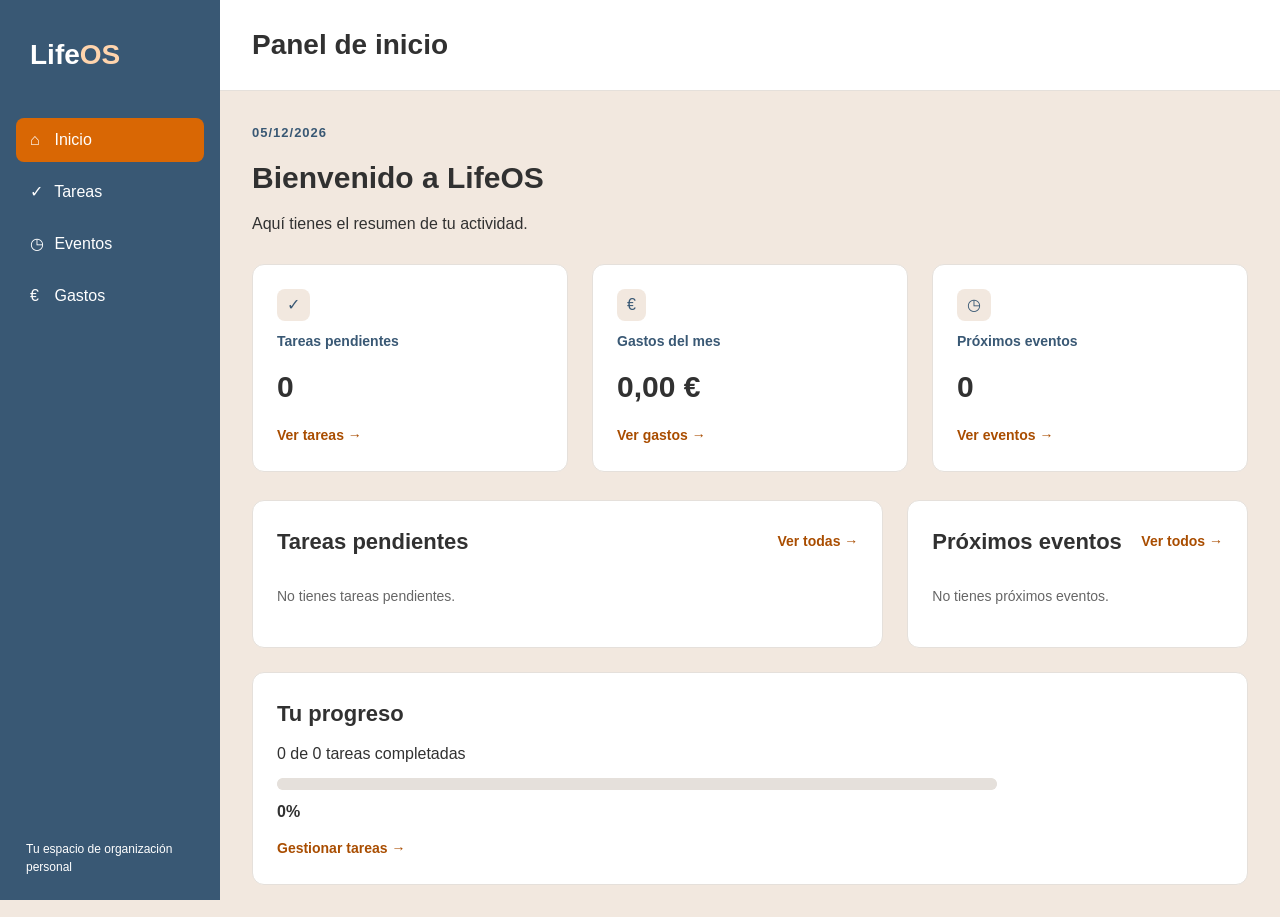
<file: index.html>
<!DOCTYPE html>
<html lang="es">
    <head>
        <meta charset="UTF-8">
        <meta name="viewport" content="width=device-width, initial-scale=1.0">
        <title>LifeOS - Panel de inicio</title>
        <link rel="stylesheet" href="css/style.css">
        <script src="js/main.js" defer></script>
    </head>
    <body>
        <a class="saltar" href="#contenido">Saltar al contenido</a>
        <nav class="menu" aria-label="Navegación principal">
            <a class="logo" href="index.html">Life<span>OS</span></a>
            <a href="index.html" class="activo" aria-current="page">
                <span aria-hidden="true">⌂</span>
                Inicio
            </a>
            <a href="tareas.html">
                <span aria-hidden="true">✓</span>
                Tareas
            </a>
            <a href="eventos.html">
                <span aria-hidden="true">◷</span>
                Eventos
            </a>
            <a href="gastos.html">
                <span aria-hidden="true">€</span>
                Gastos
            </a>
            <p class="pieMenu">Tu espacio de organización personal</p>
        </nav>
        <header class="cabecera">
            <h1>Panel de inicio</h1>
        </header>
        <main id="contenido" class="pagina index">
            <p id="mensaje" class="mensaje" role="alert" hidden></p>
            <section class="bienvenida">
                <p class="subtitulo" id="fechaHoy"></p>
                <h2>Bienvenido a LifeOS</h2>
                <p>Aquí tienes el resumen de tu actividad.</p>
            </section>
            <section class="estadisticas" aria-label="Resumen general">
                <article class="tarjeta estadistica">
                    <span class="icono" aria-hidden="true">✓</span>
                    <h3>Tareas pendientes</h3>
                    <p id="numeroTareas">0</p>
                    <a class="enlace" href="tareas.html">Ver tareas →</a>
                </article>
                <article class="tarjeta estadistica">
                    <span class="icono" aria-hidden="true">€</span>
                    <h3>Gastos del mes</h3>
                    <p id="gastosMesInicio">0,00 €</p>
                    <a class="enlace" href="gastos.html">Ver gastos →</a>
                </article>
                <article class="tarjeta estadistica">
                    <span class="icono" aria-hidden="true">◷</span>
                    <h3>Próximos eventos</h3>
                    <p id="numeroEventos">0</p>
                    <a class="enlace" href="eventos.html">Ver eventos →</a>
                </article>
            </section>
            <div class="columnas">
                <section class="tarjeta">
                    <div class="tituloTarjeta">
                        <h2>Tareas pendientes</h2>
                        <a href="tareas.html" class="enlace">Ver todas →</a>
                    </div>
                    <ul id="tareasPendientes" class="lista">
                    </ul>
                </section>
                <section class="tarjeta">
                    <div class="tituloTarjeta">
                        <h2>Próximos eventos</h2>
                        <a href="eventos.html" class="enlace">Ver todos →</a>
                    </div>
                    <ul id="eventosProximos" class="lista">
                    </ul>
                </section>
            </div>
            <section class="tarjeta progresoInicio">
                <h2>Tu progreso</h2>
                <p id="textoProgreso">0 de 0 tareas completadas</p>
                <progress id="barraProgreso" max="100" value="0" aria-label="Tareas completadas"></progress>
                <p id="porcentajeProgreso" class="porcentaje">0%</p>
                <a class="enlace" href="tareas.html">Gestionar tareas →</a>
            </section>
        </main>
    </body>
</html>
</file>
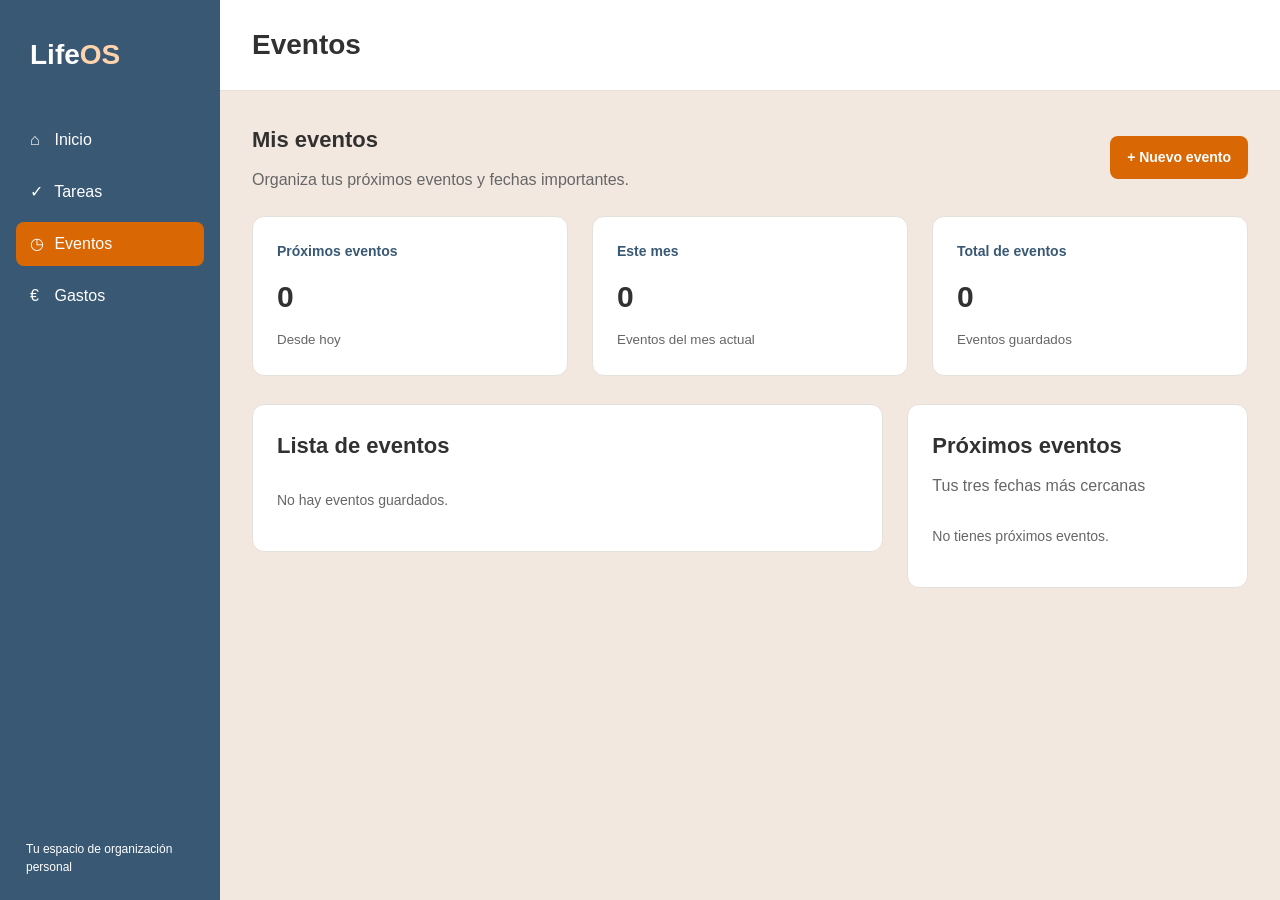
<file: eventos.html>
<!DOCTYPE html>
<html lang="es">
    <head>
        <meta charset="UTF-8">
        <meta name="viewport" content="width=device-width, initial-scale=1.0">
        <title>LifeOS - Eventos</title>
        <link rel="stylesheet" href="css/style.css">
        <script src="js/eventos.js" defer></script>
    </head>
    <body>
        <nav class="menu" aria-label="Navegación principal">
            <a class="logo" href="index.html">Life<span>OS</span></a>
            <a href="index.html">
                <span aria-hidden="true">⌂</span>
                Inicio
            </a>
            <a href="tareas.html">
                <span aria-hidden="true">✓</span>
                Tareas
            </a>
            <a href="eventos.html" class="activo" aria-current="page">
                <span aria-hidden="true">◷</span>
                Eventos
            </a>
            <a href="gastos.html">
                <span aria-hidden="true">€</span>
                Gastos
            </a>
            <p class="pieMenu">Tu espacio de organización personal</p>
        </nav>
        <header class="cabecera">
            <h1>Eventos</h1>
        </header>
        <main class="pagina eventos">
            <p id="mensaje" class="mensaje" role="alert" hidden></p>
            <section class="tituloPagina">
                <div>
                    <h2>Mis eventos</h2>
                    <p>Organiza tus próximos eventos y fechas importantes.</p>
                </div>
                <button id="botonNuevoEvento" aria-controls="seccionFormularioEvento" aria-expanded="false">+ Nuevo evento</button>
            </section>
            <section class="estadisticas" aria-label="Resumen de eventos">
                <div class="tarjeta estadistica">
                    <h3>Próximos eventos</h3>
                    <p id="totalProximosEventos">0</p>
                    <small>Desde hoy</small>
                </div>
                <div class="tarjeta estadistica">
                    <h3>Este mes</h3>
                    <p id="eventosEsteMes">0</p>
                    <small>Eventos del mes actual</small>
                </div>
                <div class="tarjeta estadistica">
                    <h3>Total de eventos</h3>
                    <p id="totalEventos">0</p>
                    <small>Eventos guardados</small>
                </div>
            </section>
            <section class="tarjeta formulario" id="seccionFormularioEvento" hidden>
                <h2 id="tituloFormulario">Nuevo evento</h2>
                <form id="formularioEvento">
                    <div class="campo">
                        <label for="nombreEvento">Título</label>
                        <input id="nombreEvento" name="nombre" required maxlength="120">
                    </div>
                    <div class="campo">
                        <label for="fechaEvento">Fecha</label>
                        <input type="date" id="fechaEvento" name="fecha" required>
                    </div>
                    <div class="campo">
                        <label for="lugarEvento">Lugar</label>
                        <input id="lugarEvento" name="lugar" required maxlength="160" placeholder="Dirección o reunión online">
                    </div>
                    <div class="campo campoAncho">
                        <label for="descripcionEvento">Descripción (opcional)</label>
                        <textarea id="descripcionEvento" name="descripcion" maxlength="1000" rows="2">
                        </textarea>
                    </div>
                    <div class="acciones">
                        <button type="submit">Guardar evento</button>
                        <button type="button" class="secundario" id="cancelarEvento">Cancelar</button>
                    </div>
                </form>
            </section>
            <div class="columnas">
                <section class="tarjeta">
                    <h2>Lista de eventos</h2>
                    <ul id="listaEventos" class="lista">
                    </ul>
                </section>
                <section class="tarjeta">
                    <h2>Próximos eventos</h2>
                    <p class="ayuda">Tus tres fechas más cercanas</p>
                    <ul id="listaProximosEventos" class="lista">
                    </ul>
                </section>
            </div>
        </main>
    </body>
</html>
</file>
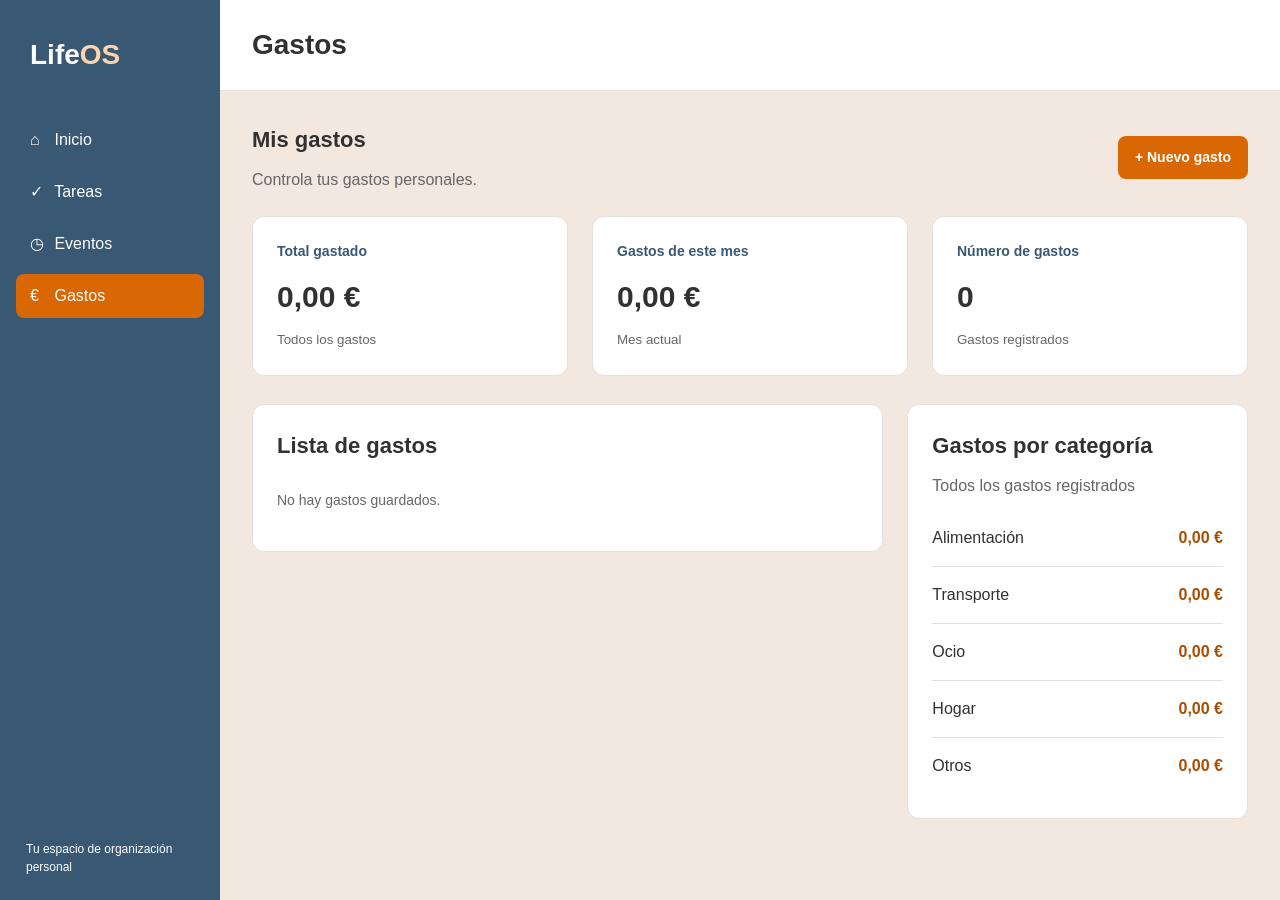
<file: gastos.html>
<!DOCTYPE html>
<html lang="es">
    <head>
        <meta charset="UTF-8">
        <meta name="viewport" content="width=device-width, initial-scale=1.0">
        <title>LifeOS - Gastos</title>
        <link rel="stylesheet" href="css/style.css">
        <script src="js/gastos.js" defer></script>
    </head>
    <body>
        <nav class="menu" aria-label="Navegación principal">
            <a class="logo" href="index.html">Life<span>OS</span></a>
            <a href="index.html">
                <span aria-hidden="true">⌂</span>
                Inicio
            </a>
            <a href="tareas.html">
                <span aria-hidden="true">✓</span>
                Tareas
            </a>
            <a href="eventos.html">
                <span aria-hidden="true">◷</span>
                Eventos
            </a>
            <a href="gastos.html" class="activo" aria-current="page">
                <span aria-hidden="true">€</span>
                Gastos
            </a>
            <p class="pieMenu">Tu espacio de organización personal</p>
        </nav>
        <header class="cabecera">
            <h1>Gastos</h1>
        </header>
        <main class="pagina gastos">
            <p id="mensaje" class="mensaje" role="alert" hidden></p>
            <section class="tituloPagina">
                <div>
                    <h2>Mis gastos</h2>
                    <p>Controla tus gastos personales.</p>
                </div>
                <button id="botonNuevoGasto" aria-controls="seccionFormularioGasto" aria-expanded="false">+ Nuevo gasto</button>
            </section>
            <section class="estadisticas" aria-label="Resumen de gastos">
                <div class="tarjeta estadistica">
                    <h3>Total gastado</h3>
                    <p id="totalGastado">0</p>
                    <small>Todos los gastos</small>
                </div>
                <div class="tarjeta estadistica">
                    <h3>Gastos de este mes</h3>
                    <p id="gastosEsteMes">0</p>
                    <small>Mes actual</small>
                </div>
                <div class="tarjeta estadistica">
                    <h3>Número de gastos</h3>
                    <p id="numeroGastos">0</p>
                    <small>Gastos registrados</small>
                </div>
            </section>
            <section class="tarjeta formulario" id="seccionFormularioGasto" hidden>
                <h2 id="tituloFormulario">Nuevo gasto</h2>
                <form id="formularioGasto">
                    <div class="campo">
                        <label for="nombreGasto">Concepto</label>
                        <input id="nombreGasto" name="nombre" required maxlength="120">
                    </div>
                    <div class="campo">
                        <label for="cantidadGasto">Cantidad (€)</label>
                        <input type="number" id="cantidadGasto" name="cantidad" required min="0.01" max="999999999.99" step="0.01">
                    </div>
                    <div class="campo">
                        <label for="categoriaGasto">Categoría</label>
                        <select id="categoriaGasto" name="categoria" required>
                            <option value="">Selecciona</option>
                            <option>Alimentación</option>
                            <option>Transporte</option>
                            <option>Ocio</option>
                            <option>Hogar</option>
                            <option>Otros</option>
                        </select>
                    </div>
                    <div class="campo">
                        <label for="fechaGasto">Fecha</label>
                        <input type="date" id="fechaGasto" name="fecha" required>
                    </div>
                    <div class="acciones">
                        <button type="submit">Guardar gasto</button>
                        <button type="button" class="secundario" id="cancelarGasto">Cancelar</button>
                    </div>
                </form>
            </section>
            <div class="columnas">
                <section class="tarjeta">
                    <h2>Lista de gastos</h2>
                    <ul id="listaGastos" class="lista">
                    </ul>
                </section>
                <section class="tarjeta">
                    <h2>Gastos por categoría</h2>
                    <p class="ayuda">Todos los gastos registrados</p>
                    <ul id="listaCategoriasGastos" class="lista">
                    </ul>
                </section>
            </div>
        </main>
    </body>
</html>
</file>
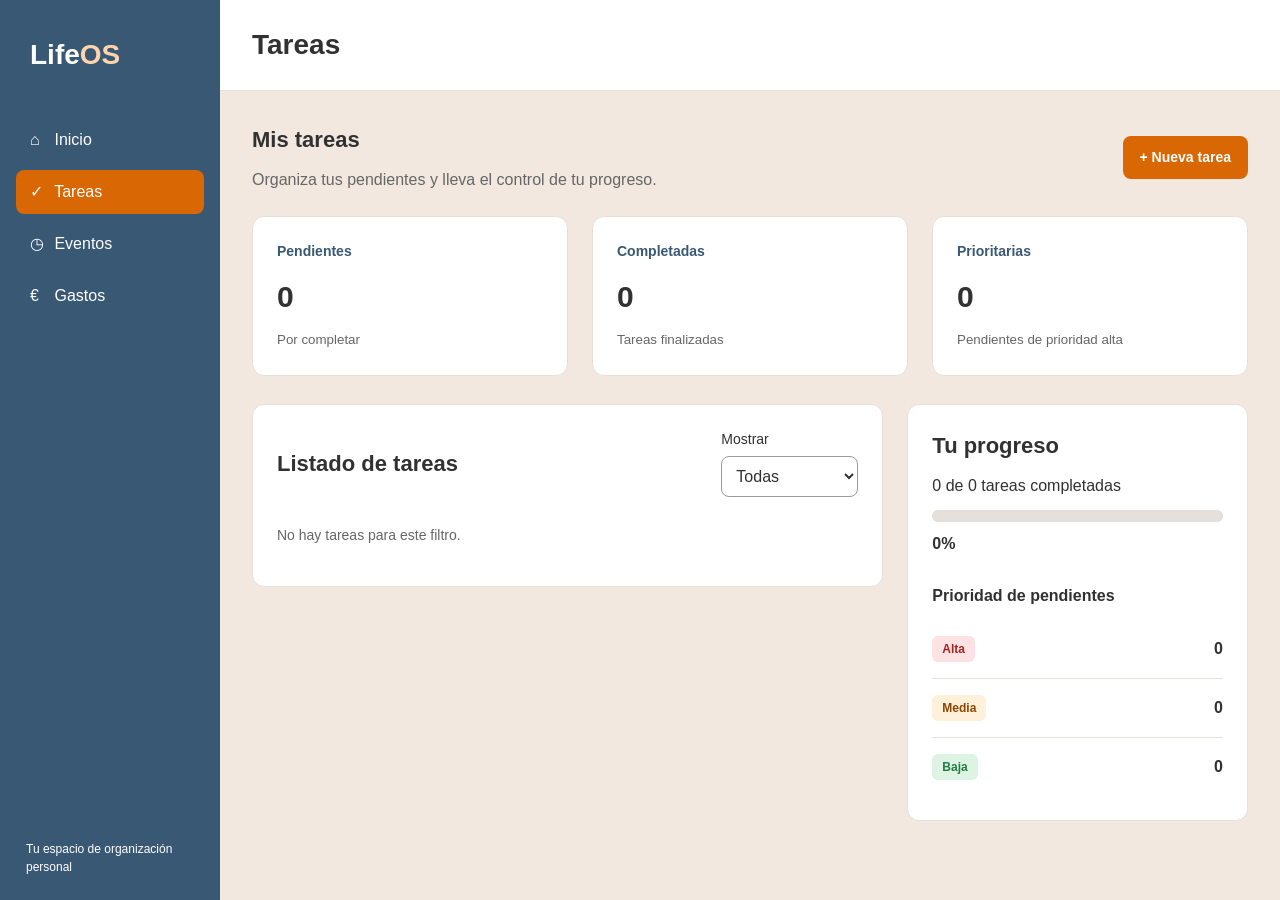
<file: tareas.html>
<!DOCTYPE html>
<html lang="es">
    <head>
        <meta charset="UTF-8">
        <meta name="viewport" content="width=device-width, initial-scale=1.0">
        <title>LifeOS - Tareas</title>
        <link rel="stylesheet" href="css/style.css">
        <script src="js/tareas.js" defer></script>
    </head>
    <body>
        <nav class="menu" aria-label="Navegación principal">
            <a class="logo" href="index.html">Life<span>OS</span></a>
            <a href="index.html">
                <span aria-hidden="true">⌂</span>
                Inicio
            </a>
            <a href="tareas.html" class="activo" aria-current="page">
                <span aria-hidden="true">✓</span>
                Tareas
            </a>
            <a href="eventos.html">
                <span aria-hidden="true">◷</span>
                Eventos
            </a>
            <a href="gastos.html">
                <span aria-hidden="true">€</span>
                Gastos
            </a>
            <p class="pieMenu">Tu espacio de organización personal</p>
        </nav>
        <header class="cabecera">
            <h1>Tareas</h1>
        </header>
        <main class="pagina tareas">
            <p id="mensaje" class="mensaje" role="alert" hidden></p>
            <section class="tituloPagina">
                <div>
                    <h2>Mis tareas</h2>
                    <p>Organiza tus pendientes y lleva el control de tu progreso.</p>
                </div>
                <button id="botonNuevaTarea" aria-controls="seccionFormulario" aria-expanded="false">+ Nueva tarea</button>
            </section>
            <section class="estadisticas" aria-label="Resumen de tareas">
                <div class="tarjeta estadistica">
                    <h3>Pendientes</h3>
                    <p id="totalPendientes">0</p>
                    <small>Por completar</small>
                </div>
                <div class="tarjeta estadistica">
                    <h3>Completadas</h3>
                    <p id="totalCompletadas">0</p>
                    <small>Tareas finalizadas</small>
                </div>
                <div class="tarjeta estadistica">
                    <h3>Prioritarias</h3>
                    <p id="totalPrioritarias">0</p>
                    <small>Pendientes de prioridad alta</small>
                </div>
            </section>
            <section class="tarjeta formulario" id="seccionFormulario" hidden>
                <h2 id="tituloFormulario">Nueva tarea</h2>
                <form id="formularioTarea">
                    <div class="campo">
                        <label for="nombreTarea">Nombre</label>
                        <input id="nombreTarea" name="nombre" required maxlength="120">
                    </div>
                    <div class="campo">
                        <label for="fechaTarea">Fecha</label>
                        <input type="date" id="fechaTarea" name="fecha" required>
                    </div>
                    <div class="campo">
                        <label for="prioridadTarea">Prioridad</label>
                        <select id="prioridadTarea" name="prioridad" required>
                            <option value="">Selecciona</option>
                            <option value="alta">Alta</option>
                            <option value="media">Media</option>
                            <option value="baja">Baja</option>
                        </select>
                    </div>
                    <div class="acciones">
                        <button type="submit">Guardar tarea</button>
                        <button type="button" class="secundario" id="cancelarTarea">Cancelar</button>
                    </div>
                </form>
            </section>
            <div class="columnas">
                <section class="tarjeta">
                    <div class="tituloTarjeta">
                        <h2>Listado de tareas</h2>
                        <div>
                            <label for="filtroTareas">Mostrar</label>
                            <select id="filtroTareas">
                                <option value="todas">Todas</option>
                                <option value="pendientes">Pendientes</option>
                                <option value="completadas">Completadas</option>
                            </select>
                        </div>
                    </div>
                    <ul id="listaTareas" class="lista">
                    </ul>
                </section>
                <section class="tarjeta progresoTareas">
                    <h2>Tu progreso</h2>
                    <p id="textoProgreso">0 de 0 tareas completadas</p>
                    <progress id="barraProgreso" max="100" value="0" aria-label="Tareas completadas"></progress>
                    <p id="porcentajeProgreso" class="porcentaje">0%</p>
                    <h3>Prioridad de pendientes</h3>
                    <ul class="lista prioridades">
                        <li>
                            <span class="prioridad alta">Alta</span>
                            <strong id="prioridadAlta">
                                0
                            </strong>
                        </li>
                        <li>
                            <span class="prioridad media">Media</span>
                            <strong id="prioridadMedia">
                                0
                            </strong>
                        </li>
                        <li>
                            <span class="prioridad baja">Baja</span>
                            <strong id="prioridadBaja">
                                0
                            </strong>
                        </li>
                    </ul>
                </section>
            </div>
        </main>
    </body>
</html>
</file>
<file: css/style.css>
/*colores, navegación y componentes compartidos */

:root {
    --azul: #395874;
    --naranja: #d96704;
    --crema: #f2e8df;
    --texto: #313131;
    --borde: #e5e0db;
}

* {
    box-sizing: border-box;
}

body {
    margin: 0;
    font-family: Inter, Arial, sans-serif;
    color: var(--texto);
    background: var(--crema);
    line-height: 1.5;
}

h1, h2, h3, p {
    margin: 0 0 12px;
}

h1 {
    font-size: 28px;
}

h2 {
    font-size: 22px;
}

h3 {
    font-size: 16px;
}

a {
    color: var(--azul);
}

button, input, select, textarea {
    font: inherit;
}

button, .enlace {
    font-size: 14px;
    font-weight: bold;
}

button {
    border: 1px solid transparent;
    border-radius: 8px;
    padding: 10px 16px;
    background: var(--naranja);
    color: white;
    cursor: pointer;
}

button:hover {
    filter: brightness(0.9);
}

button:active {
    transform: translateY(1px);
}

.secundario {
    color: var(--azul);
    background: white;
    border-color: var(--azul);
}

.borrar {
    color: #9f2525;
    background: #fce2e2;
}

:focus-visible {
    outline: 3px solid var(--azul);
    outline-offset: 3px;
}

.menu :focus-visible {
    outline-color: white;
}

[hidden] {
    display: none !important;
}

.saltar {
    position: fixed;
    top: -80px;
    left: 16px;
    z-index: 2;
    padding: 12px;
    background: white;
}

.saltar:focus {
    top: 12px;
}

.menu {
    position: fixed;
    inset: 0 auto 0 0;
    width: 220px;
    padding: 24px 16px;
    display: flex;
    flex-direction: column;
    gap: 8px;
    overflow-y: auto;
    background: var(--azul);
    color: white;
}

.menu a {
    padding: 10px 14px;
    color: white;
    border-radius: 8px;
    text-decoration: none;
}

.menu a:hover, .menu .activo {
    background: var(--naranja);
}

.menu .logo {
    margin-bottom: 24px;
    font-size: 28px;
    font-weight: bold;
}

.logo span {
    color: #ffd4ad;
}

.menu a span {
    display: inline-block;
    width: 20px;
}

.opcionPendiente {
    padding: 10px 14px;
    color: #e0e6eb;
    font-size: 14px;
}

.opcionPendiente small {
    display: block;
    padding-left: 20px;
    font-size: 11px;
}

.pieMenu {
    margin: auto 0 0;
    padding: 24px 10px 0;
    font-size: 12px;
}

.cabecera {
    margin-left: 220px;
    padding: 24px 32px;
    background: white;
    border-bottom: 1px solid var(--borde);
}

.cabecera h1 {
    margin: 0;
}

.pagina {
    margin-left: 220px;
    padding: 32px;
    max-width: 1660px;
}

.tituloPagina {
    display: flex;
    justify-content: space-between;
    align-items: center;
    gap: 20px;
    margin-bottom: 24px;
}

.tituloPagina p, .ayuda {
    color: #666;
}

.tituloPagina p {
    margin: 0;
}

.tarjeta {
    min-width: 0;
    padding: 24px;
    border: 1px solid var(--borde);
    border-radius: 12px;
    background: white;
}

.estadisticas {
    display: flex;
    gap: 24px;
    margin-bottom: 28px;
}

.estadistica {
    flex: 1;
}

.estadistica h3 {
    color: var(--azul);
    font-size: 14px;
}

.estadistica p {
    margin: 8px 0;
    font-size: 30px;
    font-weight: bold;
}

.estadistica small {
    color: #666;
}

.columnas {
    display: flex;
    align-items: flex-start;
    gap: 24px;
}

.columnas > :first-child {
    flex: 2;
}

.columnas > :last-child {
    flex: 1;
}

.tituloTarjeta {
    display: flex;
    justify-content: space-between;
    align-items: center;
    gap: 16px;
    margin-bottom: 12px;
}

.tituloTarjeta h2 {
    margin: 0;
}

.enlace {
    display: inline-block;
    color: #a94d00;
    text-decoration: none;
}

.enlace:hover {
    text-decoration: underline;
}

.lista {
    list-style: none;
    padding: 0;
    margin: 0;
}

.lista li {
    display: flex;
    align-items: center;
    flex-wrap: wrap;
    gap: 12px;
    padding: 16px 0;
    border-bottom: 1px solid var(--borde);
}

.lista li:last-child {
    border-bottom: 0;
}

.informacion {
    flex: 1;
    min-width: 140px;
    overflow-wrap: anywhere;
}

.informacion strong, .informacion small {
    display: block;
}

.informacion small {
    margin-top: 4px;
    color: #666;
}

.informacion p {
    margin: 8px 0 0;
    font-size: 14px;
    white-space: pre-wrap;
}

.acciones {
    display: flex;
    flex-wrap: wrap;
    gap: 8px;
}

.acciones button {
    padding: 8px 12px;
    font-size: 13px;
}

.vacio {
    color: #666;
    font-size: 14px;
}

.mensaje {
    padding: 16px;
    border: 1px solid #9f2525;
    border-radius: 8px;
    background: #fce2e2;
    color: #722020;
}

.formulario {
    margin-bottom: 28px;
}

form {
    display: flex;
    flex-wrap: wrap;
    align-items: flex-end;
    gap: 16px;
}

.campo {
    flex: 1 1 170px;
    min-width: 0;
}

.campoAncho {
    flex-basis: 100%;
}

label {
    display: block;
    margin-bottom: 6px;
    font-size: 14px;
}

input, select, textarea {
    width: 100%;
    min-width: 0;
    padding: 10px;
    border: 1px solid #9a9a9a;
    border-radius: 8px;
    background: white;
    color: var(--texto);
}

textarea {
    resize: vertical;
}

progress {
    display: block;
    width: 100%;
    height: 12px;
    border: 0;
    border-radius: 8px;
    overflow: hidden;
    background: var(--borde);
    accent-color: var(--naranja);
}

progress::-webkit-progress-bar {
    background: var(--borde);
    border-radius: 8px;
}

progress::-webkit-progress-value {
    background: var(--naranja);
    border-radius: 8px;
}

progress::-moz-progress-bar {
    background: var(--naranja);
}

.porcentaje {
    margin-top: 10px;
    font-weight: bold;
}

.prioridad {
    padding: 4px 10px;
    border-radius: 6px;
    font-size: 12px;
    font-weight: bold;
    text-transform: capitalize;
}

.alta {
    background: #fce2e2;
    color: #9f2525;
}

.media {
    background: #fff0d9;
    color: #8b4600;
}

.baja {
    background: #ddf3e4;
    color: #237a42;
}

/* INICIO*/

.bienvenida {
    margin-bottom: 28px;
}

.bienvenida h2 {
    font-size: 30px;
}

.subtitulo {
    color: var(--azul);
    font-size: 13px;
    font-weight: bold;
    letter-spacing: 1px;
}

.icono {
    display: inline-block;
    padding: 4px 10px;
    margin-bottom: 10px;
    border-radius: 8px;
    background: var(--crema);
    color: var(--azul);
}

.index .estadistica .enlace {
    margin-top: 8px;
}

.progresoInicio {
    margin-top: 24px;
}

.progresoInicio progress {
    max-width: 720px;
}

/* TAREAS */

.tareaCompletada .informacion strong {
    text-decoration: line-through;
    color: #666;
}

.progresoTareas h3 {
    margin-top: 28px;
}

.prioridades li {
    justify-content: space-between;
}

#filtroTareas {
    width: auto;
}

/* EVENTOS */

.eventos .informacion small {
    color: var(--azul);
}

.eventos .lista .acciones {
    align-self: flex-start;
}

/* GASTOS */

.importe {
    color: var(--azul);
    white-space: nowrap;
}

#listaCategoriasGastos li {
    justify-content: space-between;
}

#listaCategoriasGastos strong {
    color: #a94d00;
}

/* TODAS LAS PÁGINAS */

@media (max-width: 1100px) {
    .columnas {
        flex-direction: column;
    }

    .columnas > .tarjeta {
        width: 100%;
    }

    .estadisticas {
        gap: 12px;
    }

    .tarjeta {
        padding: 20px;
    }

}

@media (max-width: 700px) {
    .menu {
        position: static;
        width: 100%;
        flex-direction: row;
        flex-wrap: wrap;
        align-items: center;
        padding: 12px;
        gap: 4px;
    }

    .menu .logo {
        width: 100%;
        margin: 0;
        padding: 4px 10px;
    }

    .menu a {
        padding: 8px 10px;
    }

    .opcionPendiente {
        padding: 8px 10px;
    }

    .pieMenu {
        display: none;
    }

    .cabecera, .pagina {
        margin-left: 0;
        padding: 20px 16px;
    }

    h1 {
        font-size: 25px;
    }

    .bienvenida h2 {
        font-size: 26px;
    }

    .tituloPagina, .tituloTarjeta {
        flex-wrap: wrap;
    }

    .estadisticas {
        flex-direction: column;
    }

    .acciones {
        width: 100%;
    }

    .informacion {
        min-width: 0;
        flex-basis: 60%;
    }

}

@media print {
    body {
        background: white;
        font-size: 11pt;
    }

    .menu, .saltar, .tituloPagina > button, .formulario, .acciones, .mensaje, #filtroTareas, label[for="filtroTareas"] {
        display: none !important;
    }

    .cabecera, .pagina {
        margin: 0;
        padding: 12px 0;
    }

    .columnas, .estadisticas {
        display: block;
    }

    .tarjeta {
        margin-bottom: 16px;
        padding: 12px;
    }

    .lista li {
        break-inside: avoid;
    }

    progress {
        print-color-adjust: exact;
    }

}
</file>
